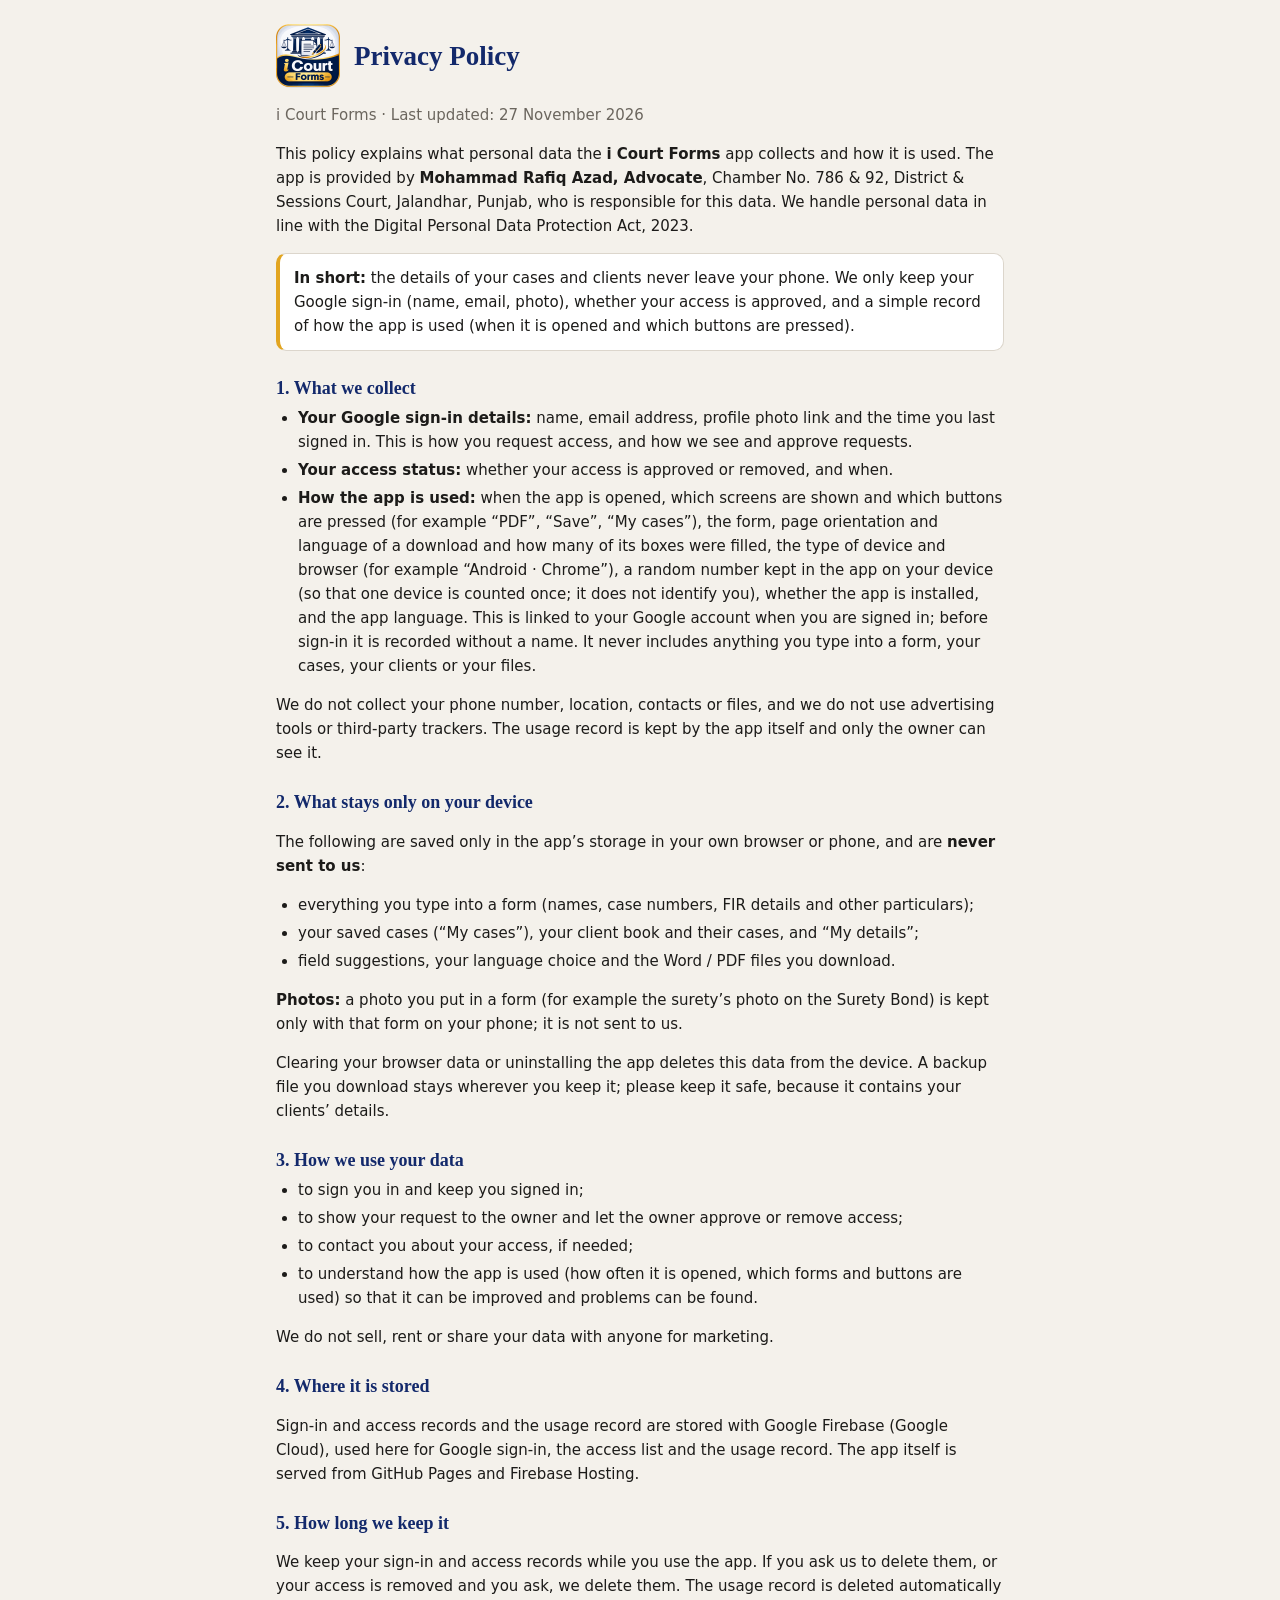
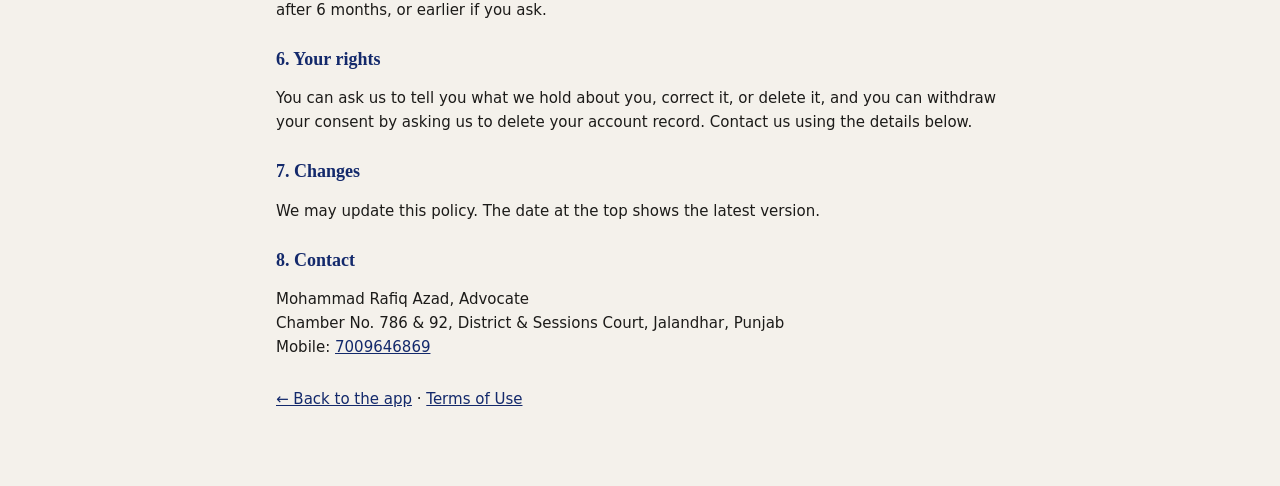
<file: privacy.html>
<!DOCTYPE html>
<html lang="en">
<head>
<meta charset="utf-8">
<meta name="viewport" content="width=device-width, initial-scale=1">
<meta name="theme-color" content="#132c6b">
<link rel="icon" href="icons/favicon-48.png" sizes="48x48">
<link rel="stylesheet" href="css/app.css">
<title>Privacy Policy — i Court Forms</title>
<style>
  .doc { max-width: 760px; margin: 0 auto; padding: 24px 16px 60px; line-height: 1.6; }
  .doc-head { display: flex; align-items: center; gap: 14px; margin-bottom: 6px; }
  .doc-head img { flex: none; }
  .doc h1 { font: 700 27px/1.2 Georgia, "Times New Roman", serif; color: var(--accent); margin: 0; }
  .doc h2 { font: 700 18px/1.3 Georgia, "Times New Roman", serif; color: var(--accent); margin: 26px 0 6px; }
  .doc ul { padding-left: 22px; margin: 6px 0 10px; }
  .doc li { margin: 4px 0; }
  .doc .box { background: #fff; border: 1px solid var(--line); border-left: 4px solid #e2a520; border-radius: 10px; padding: 12px 14px; }
</style>
</head>
<body>
<main class="doc">
  <div class="doc-head"><img src="icons/logo-512.png" alt="i Court Forms" width="64" height="64"><h1>Privacy Policy</h1></div>
  <p class="muted">i Court Forms · Last updated: 27 November 2026</p>

  <p>This policy explains what personal data the <strong>i Court Forms</strong> app collects and how it is used. The app is provided by <strong>Mohammad Rafiq Azad, Advocate</strong>, Chamber No. 786 &amp; 92, District &amp; Sessions Court, Jalandhar, Punjab, who is responsible for this data. We handle personal data in line with the Digital Personal Data Protection Act, 2023.</p>

  <div class="box"><p style="margin:0"><strong>In short:</strong> the details of your cases and clients never leave your phone. We only keep your Google sign-in (name, email, photo), whether your access is approved, and a simple record of how the app is used (when it is opened and which buttons are pressed).</p></div>

  <h2>1. What we collect</h2>
  <ul>
    <li><strong>Your Google sign-in details:</strong> name, email address, profile photo link and the time you last signed in. This is how you request access, and how we see and approve requests.</li>
    <li><strong>Your access status:</strong> whether your access is approved or removed, and when.</li>
    <li><strong>How the app is used:</strong> when the app is opened, which screens are shown and which buttons are pressed (for example “PDF”, “Save”, “My cases”), the form, page orientation and language of a download and how many of its boxes were filled, the type of device and browser (for example “Android · Chrome”), a random number kept in the app on your device (so that one device is counted once; it does not identify you), whether the app is installed, and the app language. This is linked to your Google account when you are signed in; before sign-in it is recorded without a name. It never includes anything you type into a form, your cases, your clients or your files.</li>
  </ul>
  <p>We do not collect your phone number, location, contacts or files, and we do not use advertising tools or third-party trackers. The usage record is kept by the app itself and only the owner can see it.</p>

  <h2>2. What stays only on your device</h2>
  <p>The following are saved only in the app’s storage in your own browser or phone, and are <strong>never sent to us</strong>:</p>
  <ul>
    <li>everything you type into a form (names, case numbers, FIR details and other particulars);</li>
    <li>your saved cases (“My cases”), your client book and their cases, and “My details”;</li>
    <li>field suggestions, your language choice and the Word / PDF files you download.</li>
  </ul>
  <p><strong>Photos:</strong> a photo you put in a form (for example the surety’s photo on the Surety Bond) is kept only with that form on your phone; it is not sent to us.</p>
  <p>Clearing your browser data or uninstalling the app deletes this data from the device. A backup file you download stays wherever you keep it; please keep it safe, because it contains your clients’ details.</p>

  <h2>3. How we use your data</h2>
  <ul>
    <li>to sign you in and keep you signed in;</li>
    <li>to show your request to the owner and let the owner approve or remove access;</li>
    <li>to contact you about your access, if needed;</li>
    <li>to understand how the app is used (how often it is opened, which forms and buttons are used) so that it can be improved and problems can be found.</li>
  </ul>
  <p>We do not sell, rent or share your data with anyone for marketing.</p>

  <h2>4. Where it is stored</h2>
  <p>Sign-in and access records and the usage record are stored with Google Firebase (Google Cloud), used here for Google sign-in, the access list and the usage record. The app itself is served from GitHub Pages and Firebase Hosting.</p>

  <h2>5. How long we keep it</h2>
  <p>We keep your sign-in and access records while you use the app. If you ask us to delete them, or your access is removed and you ask, we delete them. The usage record is deleted automatically after 6 months, or earlier if you ask.</p>

  <h2>6. Your rights</h2>
  <p>You can ask us to tell you what we hold about you, correct it, or delete it, and you can withdraw your consent by asking us to delete your account record. Contact us using the details below.</p>

  <h2>7. Changes</h2>
  <p>We may update this policy. The date at the top shows the latest version.</p>

  <h2>8. Contact</h2>
  <p>Mohammad Rafiq Azad, Advocate<br>Chamber No. 786 &amp; 92, District &amp; Sessions Court, Jalandhar, Punjab<br>Mobile: <a href="tel:+917009646869">7009646869</a></p>

  <p style="margin-top:28px"><a href="./">← Back to the app</a> · <a href="terms.html">Terms of Use</a></p>
</main>
</body>
</html>
</file>
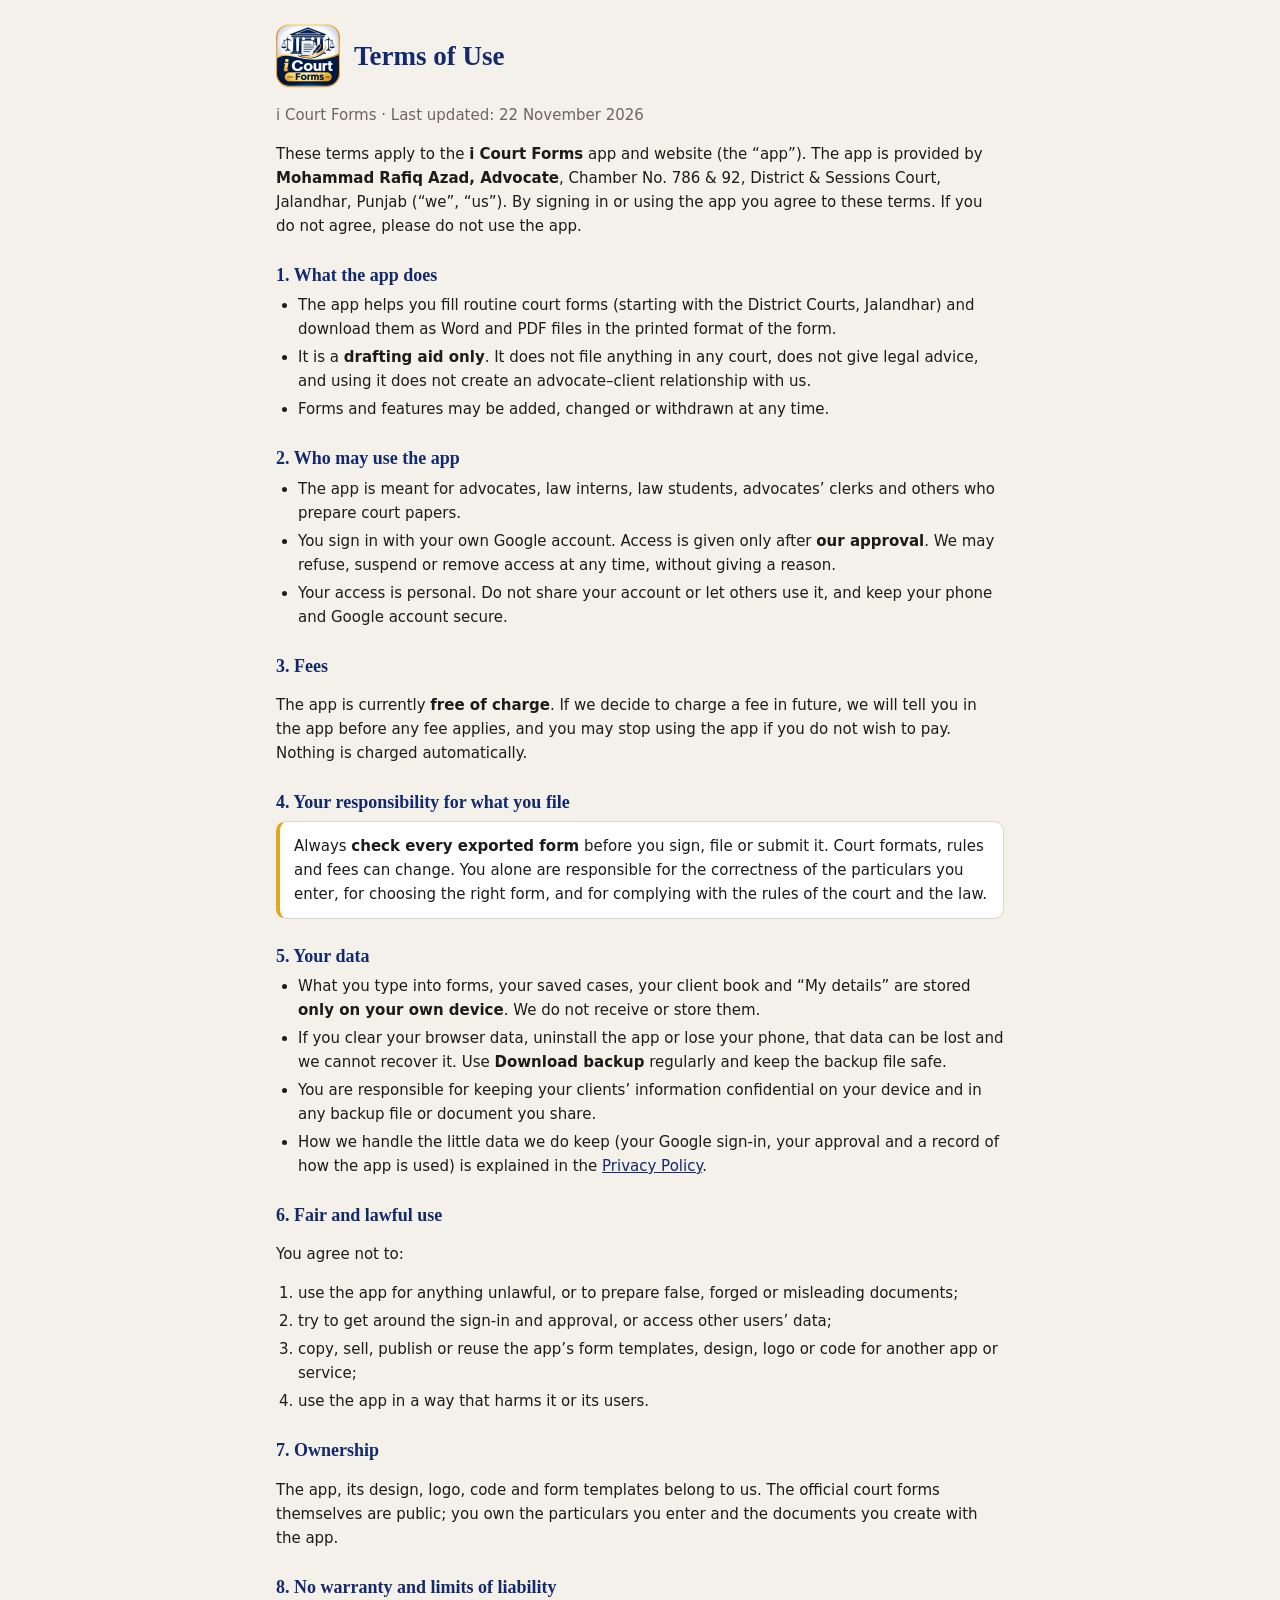
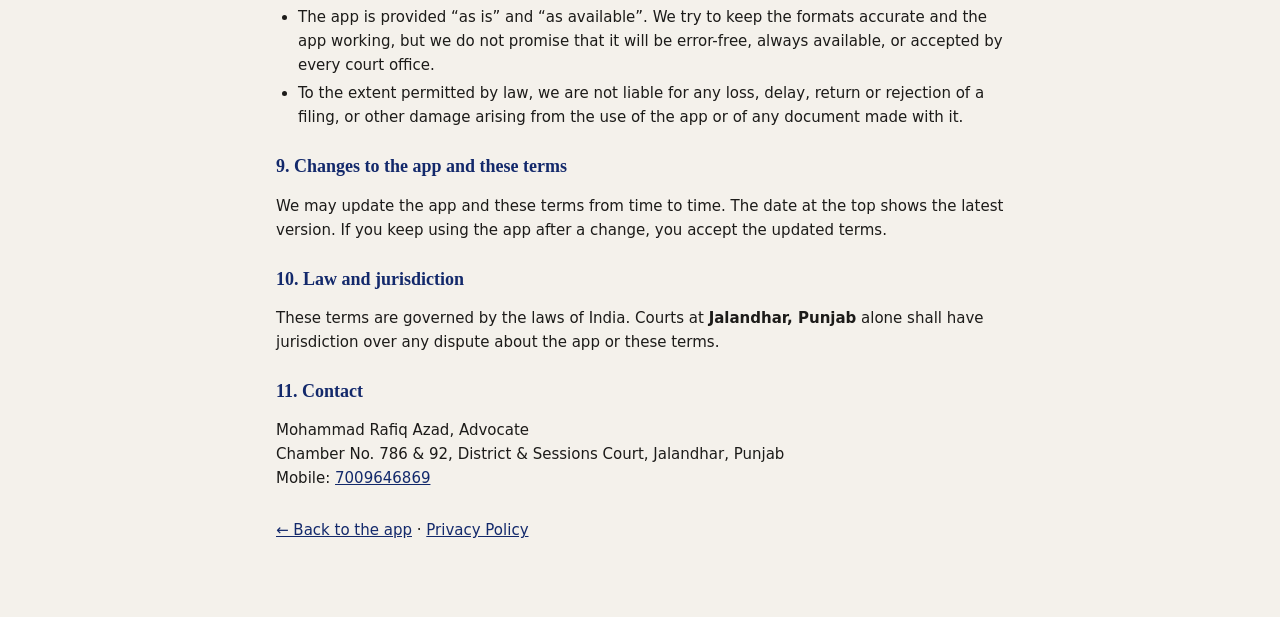
<file: terms.html>
<!DOCTYPE html>
<html lang="en">
<head>
<meta charset="utf-8">
<meta name="viewport" content="width=device-width, initial-scale=1">
<meta name="theme-color" content="#132c6b">
<link rel="icon" href="icons/favicon-48.png" sizes="48x48">
<link rel="stylesheet" href="css/app.css">
<title>Terms of Use — i Court Forms</title>
<style>
  .doc { max-width: 760px; margin: 0 auto; padding: 24px 16px 60px; line-height: 1.6; }
  .doc-head { display: flex; align-items: center; gap: 14px; margin-bottom: 6px; }
  .doc-head img { flex: none; }
  .doc h1 { font: 700 27px/1.2 Georgia, "Times New Roman", serif; color: var(--accent); margin: 0; }
  .doc h2 { font: 700 18px/1.3 Georgia, "Times New Roman", serif; color: var(--accent); margin: 26px 0 6px; }
  .doc ol, .doc ul { padding-left: 22px; margin: 6px 0 10px; }
  .doc li { margin: 4px 0; }
  .doc .box { background: #fff; border: 1px solid var(--line); border-left: 4px solid #e2a520; border-radius: 10px; padding: 12px 14px; }
</style>
</head>
<body>
<main class="doc">
  <div class="doc-head"><img src="icons/logo-512.png" alt="i Court Forms" width="64" height="64"><h1>Terms of Use</h1></div>
  <p class="muted">i Court Forms · Last updated: 22 November 2026</p>

  <p>These terms apply to the <strong>i Court Forms</strong> app and website (the “app”). The app is provided by <strong>Mohammad Rafiq Azad, Advocate</strong>, Chamber No. 786 &amp; 92, District &amp; Sessions Court, Jalandhar, Punjab (“we”, “us”). By signing in or using the app you agree to these terms. If you do not agree, please do not use the app.</p>

  <h2>1. What the app does</h2>
  <ul>
    <li>The app helps you fill routine court forms (starting with the District Courts, Jalandhar) and download them as Word and PDF files in the printed format of the form.</li>
    <li>It is a <strong>drafting aid only</strong>. It does not file anything in any court, does not give legal advice, and using it does not create an advocate–client relationship with us.</li>
    <li>Forms and features may be added, changed or withdrawn at any time.</li>
  </ul>

  <h2>2. Who may use the app</h2>
  <ul>
    <li>The app is meant for advocates, law interns, law students, advocates’ clerks and others who prepare court papers.</li>
    <li>You sign in with your own Google account. Access is given only after <strong>our approval</strong>. We may refuse, suspend or remove access at any time, without giving a reason.</li>
    <li>Your access is personal. Do not share your account or let others use it, and keep your phone and Google account secure.</li>
  </ul>

  <h2>3. Fees</h2>
  <p>The app is currently <strong>free of charge</strong>. If we decide to charge a fee in future, we will tell you in the app before any fee applies, and you may stop using the app if you do not wish to pay. Nothing is charged automatically.</p>

  <h2>4. Your responsibility for what you file</h2>
  <div class="box">
    <p style="margin:0">Always <strong>check every exported form</strong> before you sign, file or submit it. Court formats, rules and fees can change. You alone are responsible for the correctness of the particulars you enter, for choosing the right form, and for complying with the rules of the court and the law.</p>
  </div>

  <h2>5. Your data</h2>
  <ul>
    <li>What you type into forms, your saved cases, your client book and “My details” are stored <strong>only on your own device</strong>. We do not receive or store them.</li>
    <li>If you clear your browser data, uninstall the app or lose your phone, that data can be lost and we cannot recover it. Use <strong>Download backup</strong> regularly and keep the backup file safe.</li>
    <li>You are responsible for keeping your clients’ information confidential on your device and in any backup file or document you share.</li>
    <li>How we handle the little data we do keep (your Google sign-in, your approval and a record of how the app is used) is explained in the <a href="privacy.html">Privacy Policy</a>.</li>
  </ul>

  <h2>6. Fair and lawful use</h2>
  <p>You agree not to:</p>
  <ol>
    <li>use the app for anything unlawful, or to prepare false, forged or misleading documents;</li>
    <li>try to get around the sign-in and approval, or access other users’ data;</li>
    <li>copy, sell, publish or reuse the app’s form templates, design, logo or code for another app or service;</li>
    <li>use the app in a way that harms it or its users.</li>
  </ol>

  <h2>7. Ownership</h2>
  <p>The app, its design, logo, code and form templates belong to us. The official court forms themselves are public; you own the particulars you enter and the documents you create with the app.</p>

  <h2>8. No warranty and limits of liability</h2>
  <ul>
    <li>The app is provided “as is” and “as available”. We try to keep the formats accurate and the app working, but we do not promise that it will be error-free, always available, or accepted by every court office.</li>
    <li>To the extent permitted by law, we are not liable for any loss, delay, return or rejection of a filing, or other damage arising from the use of the app or of any document made with it.</li>
  </ul>

  <h2>9. Changes to the app and these terms</h2>
  <p>We may update the app and these terms from time to time. The date at the top shows the latest version. If you keep using the app after a change, you accept the updated terms.</p>

  <h2>10. Law and jurisdiction</h2>
  <p>These terms are governed by the laws of India. Courts at <strong>Jalandhar, Punjab</strong> alone shall have jurisdiction over any dispute about the app or these terms.</p>

  <h2>11. Contact</h2>
  <p>Mohammad Rafiq Azad, Advocate<br>Chamber No. 786 &amp; 92, District &amp; Sessions Court, Jalandhar, Punjab<br>Mobile: <a href="tel:+917009646869">7009646869</a></p>

  <p style="margin-top:28px"><a href="./">← Back to the app</a> · <a href="privacy.html">Privacy Policy</a></p>
</main>
</body>
</html>
</file>
<file: css/app.css>
:root {
  --ink: #1c1b19; --muted: #6b665e; --line: #dcd6cc; --bg: #f4f1eb; --panel: #fffdf9;
  --accent: #13296b; --accent-ink: #fff; --focus: #d39a1c;
}
* { box-sizing: border-box; }
[hidden] { display: none !important; }
html, body { margin: 0; }
body { font: 15px/1.45 system-ui, -apple-system, "Segoe UI", Roboto, sans-serif; color: var(--ink); background: var(--bg); -webkit-text-size-adjust: 100%; }
a { color: var(--accent); }

/* ---------- buttons ---------- */
.btn { border: 1px solid var(--line); background: #fff; color: var(--ink); border-radius: 8px; padding: 8px 14px; font: inherit; cursor: pointer; min-height: 38px; }
.btn:hover { border-color: #b9b0a2; }
.btn.sm { padding: 5px 11px; min-height: 32px; font-size: 13.5px; }
.btn.primary { background: var(--accent); border-color: var(--accent); color: var(--accent-ink); font-weight: 600; }
.btn.primary:hover { filter: brightness(1.08); }
.btn:disabled { opacity: .55; cursor: progress; }
.btn:focus-visible, .seg button:focus-visible, .tabs button:focus-visible, .card:focus-visible, .back:focus-visible { outline: 2px solid var(--focus); outline-offset: 2px; }

/* ---------- home & team (app bar + hero) ---------- */
.screen { min-height: 100vh; min-height: 100dvh; }
.appbar { background: linear-gradient(150deg, #1f428f 0%, #132c6b 55%, #0b1c47 100%); color: #fff; padding: 0 16px 34px; }
.appbar-in { max-width: 760px; margin: 0 auto; display: flex; align-items: center; gap: 12px; min-height: 58px; }
.brand-sm { display: flex; align-items: center; gap: 9px; flex: 1; min-width: 0; }
.brand-sm img { border-radius: 8px; box-shadow: 0 0 0 1.5px rgba(255,255,255,.35); }
.brand-sm span { font: 700 18px/1 Georgia, "Times New Roman", serif; letter-spacing: .01em; white-space: nowrap; }
.hero { max-width: 760px; margin: 8px auto 0; }
.hero .hello { margin: 0 0 4px; font-size: 14px; color: #f5c84c; font-weight: 600; }
.hero h1 { font: 700 28px/1.2 Georgia, "Times New Roman", serif; margin: 0 0 6px; }
.hero p { margin: 0; color: rgba(255,255,255,.82); font-size: 14.5px; }
.wrap { max-width: 760px; margin: -18px auto 0; padding: 0 16px 48px; position: relative; }
.list-h { font: 700 12px/1 system-ui, sans-serif; letter-spacing: .09em; text-transform: uppercase; color: var(--muted); margin: 26px 0 10px; }
.wrap > .list-h:first-of-type { margin-top: 30px; }
.cards { display: grid; gap: 12px; grid-template-columns: repeat(auto-fill, minmax(280px, 1fr)); }
.card, .teamcard { display: flex; align-items: center; gap: 14px; text-decoration: none; color: var(--ink); background: #fff; border: 1px solid var(--line); border-radius: 16px; padding: 16px; box-shadow: 0 1px 2px rgba(60,40,20,.05), 0 6px 18px rgba(60,40,20,.06); transition: transform .15s, box-shadow .15s, border-color .15s; }
.card:hover, .teamcard:hover { border-color: #b8c6e6; box-shadow: 0 2px 4px rgba(60,40,20,.06), 0 12px 28px rgba(60,40,20,.10); transform: translateY(-1px); }
.card .ic, .teamcard .ic { flex: none; width: 46px; height: 46px; border-radius: 12px; display: grid; place-items: center; background: #e8eef9; color: var(--accent); }
.card-body, .tc-body { flex: 1; min-width: 0; }
.card-body strong, .tc-body strong { display: block; font: 700 17px/1.25 Georgia, "Times New Roman", serif; margin-bottom: 2px; }
.card-body > span, .tc-body > span { display: block; color: var(--muted); font-size: 13.5px; }
.card-body em { display: inline-block; margin-top: 8px; font-style: normal; font-size: 12px; font-weight: 600; color: var(--accent); background: #e8eef9; border-radius: 99px; padding: 2px 10px; }
.chev { flex: none; color: #b9a79f; }
.teamcard { border-color: #ecd6b5; background: linear-gradient(180deg, #fffaf0, #fff); }
.teamcard .ic { background: #fbefd9; color: #8a5a10; }
.planned { list-style: none; margin: 0; padding: 0; display: grid; gap: 8px; grid-template-columns: repeat(auto-fill, minmax(200px, 1fr)); }
.planned li { display: flex; align-items: center; gap: 10px; background: rgba(255,255,255,.55); border: 1px dashed #d6cec2; border-radius: 12px; padding: 10px 12px; color: var(--muted); font-size: 14px; }
.planned li svg { color: #c3b8ab; flex: none; }
.planned li em { margin-left: auto; font-style: normal; font-size: 11px; font-weight: 700; letter-spacing: .05em; text-transform: uppercase; color: #a89b8c; }
.foot { margin-top: 32px; color: var(--muted); font-size: 13px; text-align: center; }
.back.light { background: rgba(255,255,255,.12); border-color: rgba(255,255,255,.25); color: #fff; }
.acct { display: flex; align-items: center; gap: 10px; font-size: 13px; color: #fff; }
.acct .avatar { width: 32px; height: 32px; border-radius: 50%; display: grid; place-items: center; background: #f5c84c; color: #0b1c47; font-weight: 700; font-size: 14px; overflow: hidden; flex: none; box-shadow: 0 0 0 2px rgba(255,255,255,.4); }
.acct .avatar img { width: 100%; height: 100%; object-fit: cover; }
.acct .who { display: flex; flex-direction: column; line-height: 1.2; min-width: 0; }
.acct .who b { font-weight: 600; max-width: 160px; white-space: nowrap; overflow: hidden; text-overflow: ellipsis; }
.acct .who small { color: #f5c84c; font-size: 11.5px; }
.acct .out { border: 1px solid rgba(255,255,255,.35); background: transparent; color: #fff; border-radius: 8px; padding: 5px 10px; font: 600 12.5px system-ui, sans-serif; cursor: pointer; }
.acct .out:hover { background: rgba(255,255,255,.12); }
.acct .teamlink { color: #fff; }
@media (max-width: 520px) { .acct .who { display: none; } .hero h1 { font-size: 24px; } }

/* ---------- form view ---------- */
.fv { display: flex; flex-direction: column; height: 100vh; height: 100dvh; }
.fv-head { display: flex; align-items: center; gap: 12px; padding: 10px 16px; background: var(--panel); border-bottom: 1px solid var(--line); }
.back { display: grid; place-items: center; width: 38px; height: 38px; border-radius: 8px; border: 1px solid var(--line); background: #fff; color: var(--ink); text-decoration: none; font-size: 18px; flex: none; }
.fv-title { min-width: 0; flex: 1; }
.fv-title strong { display: block; font: 600 18px/1.2 Georgia, "Times New Roman", serif; }
.fv-title small { display: block; color: var(--muted); font-size: 12.5px; white-space: nowrap; overflow: hidden; text-overflow: ellipsis; }
.actions { display: flex; gap: 8px; flex: none; }
.tabs { display: none; }
.work { flex: 1; min-height: 0; display: grid; grid-template-columns: minmax(300px, 420px) 1fr; }
.pane-fill { background: var(--panel); border-right: 1px solid var(--line); overflow: auto; padding: 14px 20px 40px; }
.pane-preview { display: flex; flex-direction: column; min-width: 0; min-height: 0; }
.mini { display: flex; flex-wrap: wrap; gap: 8px; align-items: center; margin-bottom: 6px; }
#count { color: var(--muted); font-size: 12.5px; }
h3 { font: 600 11px/1 system-ui, sans-serif; letter-spacing: .08em; text-transform: uppercase; color: var(--accent); margin: 22px 0 10px; padding-top: 14px; border-top: 1px solid var(--line); }
.fld { display: block; margin: 0 0 12px; }
.fld > span { display: flex; align-items: baseline; gap: 8px; font-size: 13px; font-weight: 550; margin-bottom: 4px; }
.fld small { display: block; color: var(--muted); font-size: 12px; margin-top: 3px; }
.fld .own { margin-top: 8px; }
.linkbtn { margin-left: auto; border: 0; background: none; color: var(--accent); font: 600 12.5px system-ui, sans-serif; cursor: pointer; padding: 0; }
input, textarea, select { width: 100%; font: 16px/1.35 "Times New Roman", Times, serif; color: var(--ink); background: #fff; border: 1px solid var(--line); border-radius: 6px; padding: 8px 10px; }
textarea { resize: vertical; min-height: 40px; }
input:focus, textarea:focus, select:focus { outline: 2px solid var(--focus); outline-offset: -1px; border-color: transparent; }
.tools { display: flex; gap: 10px; align-items: center; padding: 10px 18px; border-bottom: 1px solid var(--line); background: var(--panel); }
.seg { display: inline-flex; border: 1px solid var(--line); border-radius: 8px; overflow: hidden; }
.seg button { border: 0; background: #fff; padding: 7px 12px; font: inherit; font-size: 14px; cursor: pointer; color: var(--ink); }
.seg button[aria-pressed="true"] { background: var(--ink); color: #fff; }
#stage { flex: 1; overflow: auto; padding: 22px; display: flex; justify-content: center; align-items: flex-start; }
#paper { width: 100%; max-width: 1008px; }
#paper svg { width: 100%; height: auto; display: block; box-shadow: 0 1px 2px rgba(0,0,0,.08), 0 8px 28px rgba(60,40,20,.12); }
.fv.portrait #paper { max-width: 560px; }

/* ---------- toast & confirm ---------- */
#toast { position: fixed; left: 50%; bottom: 22px; transform: translateX(-50%) translateY(20px); background: var(--ink); color: #fff; padding: 9px 16px; border-radius: 8px; opacity: 0; transition: .2s; pointer-events: none; font-size: 13.5px; z-index: 20; max-width: calc(100% - 32px); }
#toast.on { opacity: 1; transform: translateX(-50%); }
#confirm { position: fixed; inset: 0; background: rgba(28,27,25,.35); display: grid; place-items: center; z-index: 30; padding: 16px; }
#confirm .box { background: var(--panel); border-radius: 12px; padding: 20px 22px; max-width: 360px; box-shadow: 0 10px 40px rgba(0,0,0,.2); }
#confirm p { margin: 0 0 16px; }
#confirm .row { display: flex; gap: 8px; justify-content: flex-end; }

/* ---------- phone ---------- */
@media (max-width: 820px) {
  .fv { height: auto; min-height: 100vh; min-height: 100dvh; padding-bottom: calc(68px + env(safe-area-inset-bottom)); }
  .fv-head { position: sticky; top: 0; z-index: 10; padding: 8px 12px; }
  .actions { position: fixed; left: 0; right: 0; bottom: 0; z-index: 10; padding: 10px 12px calc(10px + env(safe-area-inset-bottom)); background: var(--panel); border-top: 1px solid var(--line); }
  .actions .btn { flex: 1; min-height: 44px; }
  .tabs { display: flex; position: sticky; top: 55px; z-index: 9; background: var(--panel); border-bottom: 1px solid var(--line); }
  .tabs button { flex: 1; border: 0; background: none; padding: 11px 0; font: 600 14.5px system-ui, sans-serif; color: var(--muted); border-bottom: 2.5px solid transparent; cursor: pointer; }
  .fv[data-tab="fill"] .tabs [data-tab="fill"], .fv[data-tab="preview"] .tabs [data-tab="preview"] { color: var(--accent); border-bottom-color: var(--accent); }
  .work { display: block; }
  .fv[data-tab="fill"] .pane-preview, .fv[data-tab="preview"] .pane-fill { display: none; }
  .pane-fill { border-right: 0; padding: 12px 16px 24px; overflow: visible; }
  .tools { padding: 10px 16px; }
  #stage { padding: 12px 16px; overflow: visible; }
  #toast { bottom: calc(80px + env(safe-area-inset-bottom)); }
}

/* ---------- sign-in & approval gate ---------- */
.gate { min-height: 100vh; min-height: 100dvh; display: grid; place-items: start center; padding: 48px 16px 48px; background: linear-gradient(170deg, #1f428f 0%, #102559 300px, var(--bg) 300px); }
.gate-box { width: 100%; max-width: 420px; background: var(--panel); border-radius: 20px; padding: 28px 24px 24px; box-shadow: 0 2px 6px rgba(40,20,10,.08), 0 24px 60px rgba(40,20,10,.18); }
.brand { display: flex; flex-direction: column; align-items: center; text-align: center; gap: 10px; margin-bottom: 22px; }
.brand img { border-radius: 16px; box-shadow: 0 6px 18px rgba(19,41,107,.25); }
.brand span { font: 700 26px/1 Georgia, "Times New Roman", serif; color: var(--accent); }
.brand small { color: var(--muted); font-size: 13.5px; }
.gscreen h2 { font: 600 20px/1.3 Georgia, "Times New Roman", serif; margin: 0 0 10px; }
.gscreen p { margin: 0 0 12px; }
.muted { color: var(--muted); }
.small { font-size: 13px; }
.center { text-align: center; }
.err { color: #a3261a; font-size: 13.5px; margin: 8px 0 0; min-height: 1em; }
.note { background: #fbf1e3; border: 1px solid #ecd6b5; border-radius: 8px; padding: 9px 12px; font-size: 13.5px; }
.ticks { margin: 0 0 18px; padding: 14px 16px; list-style: none; background: #faf5ee; border-radius: 14px; }
.ticks li { padding-left: 30px; position: relative; margin: 8px 0; }
.ticks li::before { content: "✓"; position: absolute; left: 0; top: 0; width: 20px; height: 20px; border-radius: 50%; background: var(--accent); color: #fff; font-size: 12px; font-weight: 700; display: grid; place-items: center; }
.btn.google { width: 100%; display: flex; align-items: center; justify-content: center; gap: 10px; min-height: 50px; font-weight: 600; font-size: 15.5px; border-radius: 12px; border-color: #d6cec2; box-shadow: 0 1px 2px rgba(0,0,0,.05); }
.btn.google:hover { background: #fdfbf8; }
.hourglass { width: 56px; height: 56px; border-radius: 50%; display: grid; place-items: center; background: #fbefd9; color: #8a5a10; margin: 0 auto 12px; }
#gWait h2 { text-align: center; }
.price { display: flex; align-items: baseline; gap: 10px; margin: 6px 0 4px; padding: 14px 16px; border-radius: 12px; background: #e8eef9; }
.price strong { font: 700 22px/1.2 Georgia, "Times New Roman", serif; color: var(--accent); }
#gWait .btn { text-decoration: none; display: inline-flex; align-items: center; margin-bottom: 12px; }
code { font-size: .92em; background: #f0ebe2; padding: 1px 5px; border-radius: 4px; }
#gWait .price { margin-bottom: 14px; }

/* ---------- team screen ---------- */
#teamView .wrap { padding-top: 0; }
.atabs { display: flex; gap: 4px; flex-wrap: wrap; background: #fff; border: 1px solid var(--line); border-radius: 14px; padding: 4px; margin-bottom: 12px; box-shadow: 0 6px 18px rgba(60,40,20,.06); }
.atabs button { flex: 1; border: 0; background: none; padding: 9px 10px; border-radius: 10px; font: 600 14px system-ui, sans-serif; color: var(--muted); cursor: pointer; white-space: nowrap; }
.atabs button[aria-pressed="true"] { color: var(--accent); background: #e8eef9; }
.badge { display: inline-block; min-width: 20px; padding: 0 6px; border-radius: 99px; background: var(--accent); color: #fff; font-size: 12px; line-height: 18px; text-align: center; margin-left: 4px; }
.badge.muted-badge { background: #b9b0a2; }
.badge.big { min-width: 26px; line-height: 24px; font-size: 13px; font-weight: 700; }
.item { background: #fff; border: 1px solid var(--line); border-radius: 14px; box-shadow: 0 1px 2px rgba(60,40,20,.04); padding: 12px 14px; margin-bottom: 10px; display: flex; flex-wrap: wrap; gap: 8px 16px; align-items: center; }
.item .who { flex: 1 1 220px; min-width: 0; }
.item .who strong { display: block; }
.item .who span { color: var(--muted); font-size: 13px; word-break: break-all; }
.item .meta { font-size: 13.5px; }
.item .acts { display: flex; gap: 6px; flex-wrap: wrap; }
.st { font-size: 12px; border-radius: 99px; padding: 2px 9px; background: #eee; }
.st.waiting { background: #fbf1e3; color: #8a5a10; } .st.approved { background: #e3f3e6; color: #1d6b2f; } .st.removed { background: #f8e3e0; color: #a3261a; }
.empty { color: var(--muted); padding: 18px 0; }
.teamlink { font-weight: 600; text-decoration: none; }

/* ---------- form screen header in brand colours ---------- */
.fv-head { background: linear-gradient(150deg, #1f428f 0%, #102559 100%); color: #fff; border-bottom: 0; }
.fv-head .back { background: rgba(255,255,255,.12); border-color: rgba(255,255,255,.25); color: #fff; }
.fv-head .fv-title small { color: rgba(255,255,255,.75); }
@media (min-width: 821px) {
  .fv-head .btn.primary { background: #fff; color: var(--accent); border-color: #fff; }
  .fv-head .btn.primary:hover { filter: none; background: #fbf3ee; }
  .fv-head .btn:not(.primary) { background: transparent; color: #fff; border-color: rgba(255,255,255,.4); }
}

/* ---------- language pickers ---------- */
.langpick { display: flex; justify-content: center; gap: 4px; margin: -8px 0 18px; }
.langpick button { border: 1px solid var(--line); background: #fff; color: var(--muted); border-radius: 99px; padding: 5px 12px; font: 600 13px system-ui, sans-serif; cursor: pointer; }
.langpick button[aria-pressed="true"] { background: var(--accent); border-color: var(--accent); color: #fff; }
.langsel { width: auto; flex: none; font: 600 12.5px system-ui, sans-serif; color: #fff; background: rgba(255,255,255,.12); border: 1px solid rgba(255,255,255,.35); border-radius: 8px; padding: 5px 6px; }
.langsel option { color: var(--ink); background: #fff; }
.langsel:focus { outline: 2px solid #f5c84c; outline-offset: 1px; }
.fld .en-label { display: block; margin: -2px 0 4px; color: #9a8f82; font-size: 11.5px; }
#typeEn { margin: 8px 0 4px; }
.acct .out { display: inline-flex; align-items: center; gap: 6px; }
@media (max-width: 520px) { .acct .out span { display: none; } .acct .out { padding: 6px 8px; } }

/* ---------- install & update ---------- */
.installcard { margin-top: 12px; border-color: #d9c9e8; background: linear-gradient(180deg, #f9f6ff, #fff); }
.installcard .ic { background: #efe8fa; color: #5b3b8c; }
.installcard .btn { flex: none; }
.ios-steps { margin-top: 6px; color: #5b3b8c !important; font-weight: 600; }
.install-mini { text-align: center; margin: 4px 0 10px; }
.install-mini .btn { display: inline-flex; align-items: center; gap: 6px; }
.install-mini p { margin: 4px 0 0; }
.updatebar { position: fixed; left: 50%; top: 12px; transform: translateX(-50%); z-index: 40; display: flex; align-items: center; gap: 12px; background: var(--ink); color: #fff; padding: 8px 10px 8px 16px; border-radius: 12px; box-shadow: 0 8px 30px rgba(0,0,0,.25); font-size: 14px; max-width: calc(100% - 24px); }
.updatebar .btn { background: #f5c84c; border-color: #f5c84c; color: #0b1c47; font-weight: 700; }
.updatebar span { white-space: nowrap; }

/* ---------- preview zoom ---------- */
.zoombtn { display: inline-flex; align-items: center; gap: 6px; margin-left: auto; }
.zoombtn[aria-pressed="true"] { background: var(--ink); color: #fff; border-color: var(--ink); }
#paper { cursor: zoom-in; }
#stage.zoomed { overflow: auto !important; justify-content: flex-start; -webkit-overflow-scrolling: touch; }
#stage.zoomed #paper { cursor: default; max-width: none !important; width: 1008px; flex: none; }
.fv.portrait #stage.zoomed #paper { width: 720px; }

/* ---------- phone: bigger text and touch targets ---------- */
@media (max-width: 820px) {
  body { font-size: 16.5px; }
  .btn { min-height: 44px; font-size: 15.5px; border-radius: 10px; }
  .btn.sm { min-height: 40px; font-size: 15px; padding: 7px 14px; }
  /* app bar & hero */
  .appbar-in { min-height: 64px; }
  .brand-sm span { font-size: 19px; }
  .langsel { font-size: 14px; padding: 7px 8px; }
  .acct .avatar { width: 36px; height: 36px; font-size: 15px; }
  .acct .out { padding: 8px 10px; }
  .hero .hello { font-size: 15.5px; }
  .hero h1 { font-size: 27px; }
  .hero p { font-size: 16px; }
  /* cards & lists */
  .list-h { font-size: 13.5px; }
  .card, .teamcard { padding: 18px 16px; gap: 14px; }
  .card .ic, .teamcard .ic { width: 52px; height: 52px; }
  .card-body strong, .tc-body strong { font-size: 19.5px; }
  .card-body > span, .tc-body > span { font-size: 15.5px; }
  .card-body em { font-size: 13.5px; padding: 3px 11px; }
  .planned li { font-size: 16px; padding: 13px 14px; }
  .planned li em { font-size: 12px; }
  .foot { font-size: 14px; }
  /* form screen */
  .fv-head { padding: 10px 12px; }
  .fv-title strong { font-size: 20px; }
  .fv-title small { font-size: 13.5px; }
  .back { width: 44px; height: 44px; font-size: 20px; }
  .tabs { top: 64px; }
  .tabs button { font-size: 17px; padding: 14px 0; }
  .mini { gap: 10px; margin-bottom: 8px; }
  #count { font-size: 14.5px; }
  h3 { font-size: 13.5px; margin: 26px 0 12px; }
  .fld { margin-bottom: 18px; }
  .fld > span { font-size: 16px; margin-bottom: 6px; }
  .fld small { font-size: 14px; }
  .fld .en-label { font-size: 13px; }
  .linkbtn { font-size: 15px; }
  input, textarea, select { font-size: 18px; padding: 12px 12px; border-radius: 10px; }
  input, select { min-height: 50px; }
  .actions .btn { min-height: 52px; font-size: 17.5px; }
  .seg button { font-size: 15.5px; padding: 10px 14px; }
  .tools { flex-wrap: wrap; }
  #stage { padding: 14px 12px 24px; }
  #toast { font-size: 15.5px; padding: 12px 18px; }
  #confirm .box { padding: 22px; }
  #confirm p { font-size: 17px; }
  .note { font-size: 15px; }
  /* sign-in & waiting */
  .gate { padding-top: 36px; }
  .brand span { font-size: 28px; }
  .brand small { font-size: 15px; }
  .langpick button { font-size: 15px; padding: 8px 15px; }
  .ticks li { font-size: 16.5px; }
  .small { font-size: 14.5px; }
  .btn.google { min-height: 56px; font-size: 17.5px; }
  .gscreen h2 { font-size: 22px; }
  /* team */
  .atabs button { font-size: 15.5px; padding: 11px 8px; }
  .item { padding: 14px 16px; }
  .item .who strong { font-size: 17.5px; }
  .item .who span { font-size: 15px; }
  .item .meta { font-size: 14.5px; }
  .st { font-size: 13.5px; padding: 3px 10px; }
  .badge { font-size: 13.5px; line-height: 21px; min-width: 23px; }
  .updatebar { font-size: 15px; }
}
.brand-sm span { overflow: hidden; text-overflow: ellipsis; }
@media (max-width: 420px) { #home .brand-sm span { display: none; } .appbar-in { gap: 8px; } }

/* ---------- My cases, My details, suggestions ---------- */
.tools-main { margin-bottom: 8px; }
.tools-main .btn { display: inline-flex; align-items: center; gap: 6px; }
.casechip { margin: 0 0 8px; padding: 7px 12px; background: #eef5ec; border: 1px solid #cfe3c9; color: #2b5d22; border-radius: 10px; font-size: 13.5px; font-weight: 600; }
.recent { display: flex; flex-wrap: wrap; align-items: center; gap: 6px; margin: -6px 0 14px; }
.recent > span { font-size: 12px; color: var(--muted); font-weight: 600; }
.chip { border: 1px solid #e3d4c4; background: #fbf6ef; color: #5a3a1c; border-radius: 99px; padding: 4px 11px; font: 13px/1.3 system-ui, sans-serif; cursor: pointer; max-width: 100%; white-space: nowrap; overflow: hidden; text-overflow: ellipsis; }
.chip:hover { border-color: var(--accent); }
.list-h-row { display: flex; align-items: baseline; justify-content: space-between; }
.list-h-row .linkbtn { margin: 0; font-size: 14px; }
.caselist { display: grid; gap: 8px; }
.caserow { display: flex; align-items: center; gap: 12px; width: 100%; text-align: left; font: inherit; color: var(--ink); background: #fff; border: 1px solid var(--line); border-radius: 14px; padding: 12px 14px; cursor: pointer; flex-wrap: wrap; }
div.caserow { cursor: default; }
.caserow .ic { flex: none; width: 38px; height: 38px; border-radius: 10px; display: grid; place-items: center; background: #eef5ec; color: #2b5d22; }
.caserow .ic svg { width: 19px; height: 19px; }
.cr-body { flex: 1; min-width: 0; }
.cr-body strong { display: block; font-weight: 650; white-space: nowrap; overflow: hidden; text-overflow: ellipsis; }
.cr-body span { display: block; color: var(--muted); font-size: 13px; }
.caserow .acts { display: flex; gap: 6px; flex-wrap: wrap; width: 100%; padding-left: 50px; }
.btn.danger { color: #a3261a; }
.sheet { position: fixed; inset: 0; z-index: 35; background: rgba(28,27,25,.42); display: grid; place-items: center; padding: 16px; }
.sheet-box { width: 100%; max-width: 560px; max-height: 86vh; overflow: auto; background: var(--panel); border-radius: 18px; padding: 16px 18px 20px; box-shadow: 0 20px 60px rgba(0,0,0,.25); }
.sheet-box header { display: flex; align-items: center; justify-content: space-between; margin-bottom: 10px; }
.sheet-box h2 { margin: 0; font: 700 21px/1.2 Georgia, "Times New Roman", serif; color: var(--accent); }
.sheet-x { border: 0; background: #f0ebe2; width: 38px; height: 38px; border-radius: 50%; font-size: 24px; line-height: 1; cursor: pointer; color: var(--ink); }
.sheet-search { margin-bottom: 10px; }
.sheet-note { margin: 14px 0 8px; }
.sheet-row { display: flex; gap: 8px; flex-wrap: wrap; margin-top: 12px; }
.mine { display: grid; grid-template-columns: auto 1fr; gap: 6px 14px; margin: 12px 0; padding: 12px 14px; background: #fff; border: 1px solid var(--line); border-radius: 12px; font-size: 14px; }
.mine dt { color: var(--muted); }
.mine dd { margin: 0; font-weight: 600; }
body.sheet-open { overflow: hidden; }
@media (max-width: 820px) {
  .sheet { place-items: end stretch; padding: 0; }
  .sheet-box { max-width: none; border-radius: 20px 20px 0 0; max-height: 88vh; padding: 16px 16px calc(20px + env(safe-area-inset-bottom)); }
  .tools-main .btn { flex: 1; justify-content: center; padding: 7px 8px; }
  .chip { font-size: 14.5px; padding: 6px 13px; }
  .recent > span { font-size: 13px; }
  .cr-body strong { font-size: 16.5px; }
  .cr-body span { font-size: 14px; }
  .casechip { font-size: 15px; }
  .mine { font-size: 15.5px; }
}
#confirm { z-index: 50; } #toast { z-index: 60; }
.caselist { grid-template-columns: minmax(0, 1fr); }
.caselist > * { min-width: 0; }
.casechip { display: flex; flex-wrap: wrap; align-items: center; gap: 4px 12px; }
.casechip span { flex: 1 1 auto; min-width: 0; overflow: hidden; text-overflow: ellipsis; white-space: nowrap; }
.casechip .linkbtn { margin: 0; color: #2b5d22; text-decoration: underline; }
@media (max-width: 820px) {
  .tools-main { display: grid; grid-template-columns: repeat(3, 1fr); gap: 8px; }
  .tools-main .btn { flex-direction: column; gap: 3px; min-height: 62px; padding: 8px 4px; font-size: 13.5px; line-height: 1.15; text-align: center; }
  .tools-main .btn svg { width: 22px; height: 22px; }
  .mine { grid-template-columns: 1fr; gap: 2px; }
  .mine dd { margin-bottom: 10px; }
  .casechip { font-size: 14px; }
}

/* ---------- client book, diary, signature ---------- */
.tools-main { flex-wrap: wrap; }
.sheet-h { margin: 16px 0 8px; padding-top: 0; border-top: 0; }
.sheet-row.top { margin-top: 0; margin-bottom: 10px; align-items: center; }
.sheet-row.top .sheet-search { flex: 1; min-width: 160px; margin: 0; }
.caserow.client .ic.person { background: #efe8fa; color: #5b3b8c; }
.caserow .use { display: flex; flex-wrap: wrap; align-items: center; gap: 6px; width: 100%; padding-left: 50px; }
.caserow .use > span { font-size: 12px; color: var(--muted); font-weight: 600; }
.clientform { display: grid; gap: 0; }
@media (max-width: 820px) {
  .tools-main { grid-template-columns: repeat(4, 1fr); }
  .tools-main .btn { font-size: 12.5px; }
}

/* client's cases */
.ccases { display: grid; gap: 6px; width: 100%; padding-left: 50px; }
.ccases.edit { padding-left: 0; margin-bottom: 6px; }
.cc-h { font-size: 12px; color: var(--muted); font-weight: 700; text-transform: uppercase; letter-spacing: .06em; }
.ccase { display: flex; align-items: center; gap: 8px; flex-wrap: wrap; background: #f7f4ee; border: 1px solid #ebe3d6; border-radius: 10px; padding: 7px 8px 7px 12px; }
.ccase > span:first-child { flex: 1 1 160px; min-width: 0; font-weight: 600; font-size: 14px; overflow-wrap: anywhere; }
.ccase .acts-in { display: flex; gap: 6px; }
.ccases .linkbtn { justify-self: start; margin: 2px 0 0; font-size: 13.5px; }
@media (max-width: 820px) { .ccases { padding-left: 0; } .ccase > span:first-child { font-size: 15px; } }

/* ---------- splash, logo, About ---------- */
.splash { position: fixed; inset: 0; z-index: 200; display: grid; place-content: center; justify-items: center; gap: 18px; background: radial-gradient(circle at 50% 38%, #1f428f 0%, #102559 55%, #0b1c47 100%); transition: opacity .4s ease; }
.splash img { width: 190px; height: 190px; filter: drop-shadow(0 12px 30px rgba(0,0,0,.35)); animation: splash-pop .6s ease-out both; }
.splash p { margin: 0; color: #f5c84c; font: 600 15px/1.3 system-ui, sans-serif; letter-spacing: .02em; text-align: center; padding: 0 24px; animation: splash-fade .8s .2s ease-out both; }
.splash.hide { opacity: 0; pointer-events: none; }
@keyframes splash-pop { from { transform: scale(.82); opacity: 0; } to { transform: scale(1); opacity: 1; } }
@keyframes splash-fade { from { opacity: 0; transform: translateY(6px); } to { opacity: 1; transform: none; } }
@media (prefers-reduced-motion: reduce) { .splash img, .splash p { animation: none; } }
.brand img { border-radius: 0; box-shadow: none; filter: drop-shadow(0 6px 14px rgba(19,41,107,.25)); }
.brand-sm img { border-radius: 0; box-shadow: none; }
.aboutcard { width: 100%; margin-top: 22px; font: inherit; text-align: left; cursor: pointer; border-color: #ead9b1; background: linear-gradient(180deg, #fffaf0, #fff); }
.aboutcard img { flex: none; }
.about-link { margin: 0; font-size: 14px; }
.about { text-align: left; }
.about-logo { display: block; margin: 0 auto 6px; filter: drop-shadow(0 8px 20px rgba(19,41,107,.25)); }
.about-tag { text-align: center; color: var(--muted); margin: 0 0 6px; }
.founder { display: grid; gap: 4px; padding: 14px 16px; background: #fff; border: 1px solid var(--line); border-left: 4px solid #e2a520; border-radius: 12px; }
.founder strong { font: 700 18px/1.3 Georgia, "Times New Roman", serif; color: var(--accent); }
.founder span { color: var(--ink); }
.founder .sheet-row .btn { text-decoration: none; display: inline-flex; align-items: center; }
.about-foot { margin-top: 16px; }
@media (max-width: 820px) { .founder strong { font-size: 19px; } .founder span { font-size: 16px; } }

/* Team → Activity (owner only) */
.actseg { margin-bottom: 12px; }
.tiles { display: grid; grid-template-columns: repeat(auto-fill, minmax(150px, 1fr)); gap: 10px; }
.tile { background: #fff; border: 1px solid var(--line); border-radius: 14px; padding: 12px 14px; display: flex; flex-direction: column; gap: 2px; }
.tile b { font: 700 28px/1.1 Georgia, "Times New Roman", serif; color: var(--accent); }
.tile span { color: var(--ink); font-size: 13.5px; }
.tile small { color: var(--muted); font-size: 12.5px; }
.bars { background: #fff; border: 1px solid var(--line); border-radius: 14px; padding: 10px 14px; }
.bar { display: grid; grid-template-columns: 112px 1fr 34px; align-items: center; gap: 10px; padding: 4px 0; font-size: 13.5px; }
.bar .bl { color: var(--muted); white-space: nowrap; overflow: hidden; text-overflow: ellipsis; }
.bar .bt { height: 14px; display: block; }
.bar .bt i { display: block; height: 100%; background: var(--accent); border-radius: 0 4px 4px 0; }
.bar b { text-align: right; font-weight: 600; }
button.item { width: 100%; font: inherit; color: inherit; text-align: left; cursor: pointer; }
.act-person.on { border-color: var(--accent); box-shadow: 0 0 0 2px #e8eef9; }
.act-visit { display: block; padding: 0; }
.act-head { display: flex; flex-wrap: wrap; gap: 6px 16px; align-items: center; width: 100%; border: 0; background: none; font: inherit; color: inherit; text-align: left; padding: 12px 14px; cursor: pointer; border-radius: 14px; }
.act-head .who { flex: 1 1 220px; min-width: 0; }
.act-head .who strong { display: block; }
.act-head .who span { color: var(--muted); font-size: 13px; }
.steps { list-style: none; margin: 0; padding: 4px 14px 12px; border-top: 1px solid var(--line); }
.steps li { display: flex; gap: 12px; padding: 6px 0; font-size: 14px; border-bottom: 1px dashed #ece6dc; }
.steps li:last-child { border-bottom: 0; }
.steps time { flex: none; width: 44px; color: var(--muted); font-variant-numeric: tabular-nums; }
@media (max-width: 820px) {
  .tile b { font-size: 30px; } .tile span { font-size: 15px; }
  .bar { grid-template-columns: 96px 1fr 30px; font-size: 14.5px; }
  .act-head .who strong { font-size: 17px; } .act-head .who span { font-size: 14.5px; }
  .steps li { font-size: 15.5px; }
}
.bar.wide { grid-template-columns: minmax(120px, 44%) 1fr 40px; }
.bar .bl small { display: block; font-size: 11.5px; color: var(--muted); }
.bar.wide .bl { color: var(--ink); white-space: normal; }
.ftable { display: grid; gap: 8px; }
.frow { background: #fff; border: 1px solid var(--line); border-radius: 14px; padding: 12px 14px; display: flex; flex-wrap: wrap; align-items: baseline; gap: 4px 12px; }
.frow strong { font-size: 15.5px; }
.fnums { display: flex; flex-wrap: wrap; gap: 8px; width: 100%; margin-top: 6px; }
.fnums span { background: #f6f3ee; border-radius: 10px; padding: 6px 12px; font-size: 13px; color: var(--muted); display: flex; align-items: baseline; gap: 6px; }
.fnums b { font: 700 19px/1 Georgia, "Times New Roman", serif; color: var(--accent); }
.actfilter { background: #e8eef9; color: var(--accent); border-radius: 10px; padding: 8px 12px; font-weight: 600; display: flex; align-items: center; gap: 10px; }
.meta.warn { color: #8a5a10; }
@media (max-width: 820px) { .bar.wide { grid-template-columns: minmax(110px, 46%) 1fr 34px; } .fnums span { font-size: 14.5px; } }
.actseg { display: flex; width: 100%; max-width: 460px; }
.actseg button { flex: 1; white-space: nowrap; padding-left: 6px; padding-right: 6px; }
#count.warn { color: #a3261a; font-weight: 600; }
#paper svg + svg { margin-top: 18px; }

/* photo fields (js/capture.js) */
.photo-fld { display: flex; gap: 12px; align-items: flex-start; flex-wrap: wrap; }
.photo-fld img { width: 82px; height: 100px; object-fit: cover; border: 1.5px solid var(--ink); border-radius: 4px; background: #fff; }
.ph-btns { display: flex; gap: 6px; flex-wrap: wrap; }
</file>
